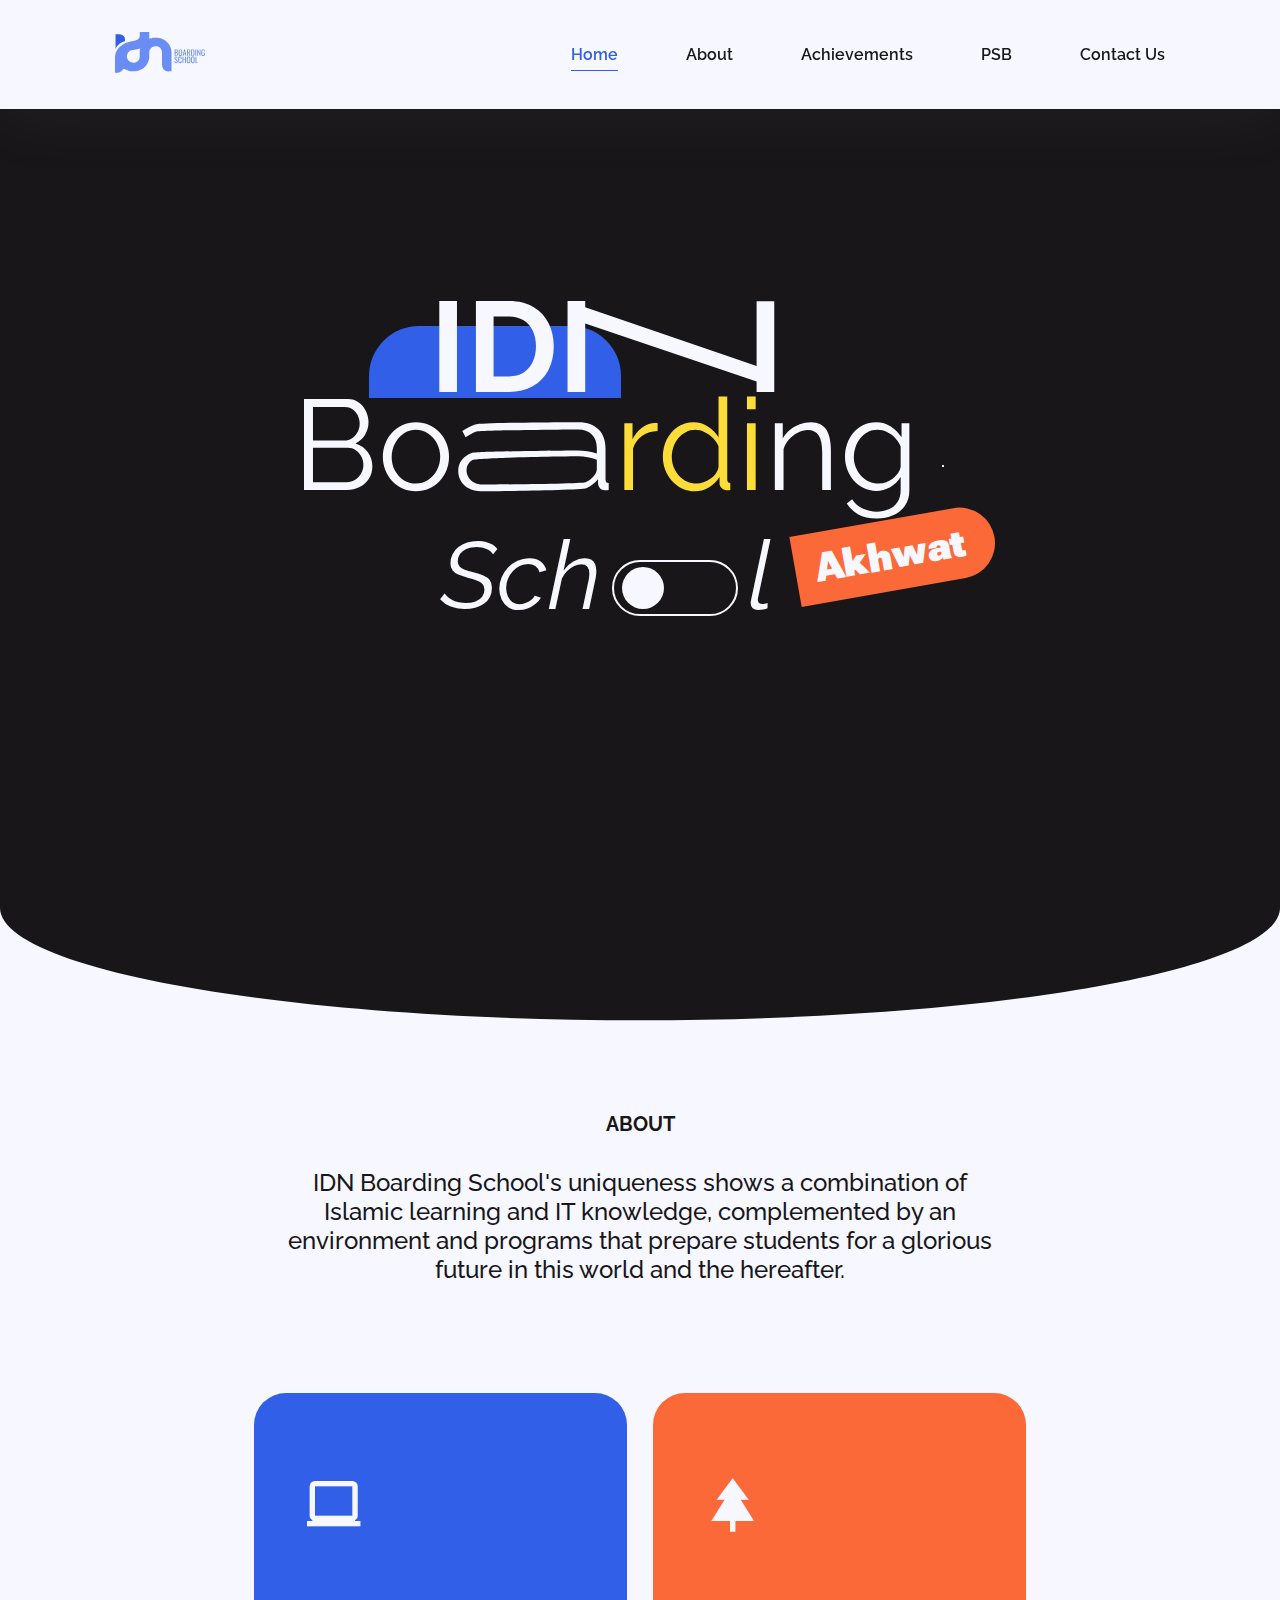
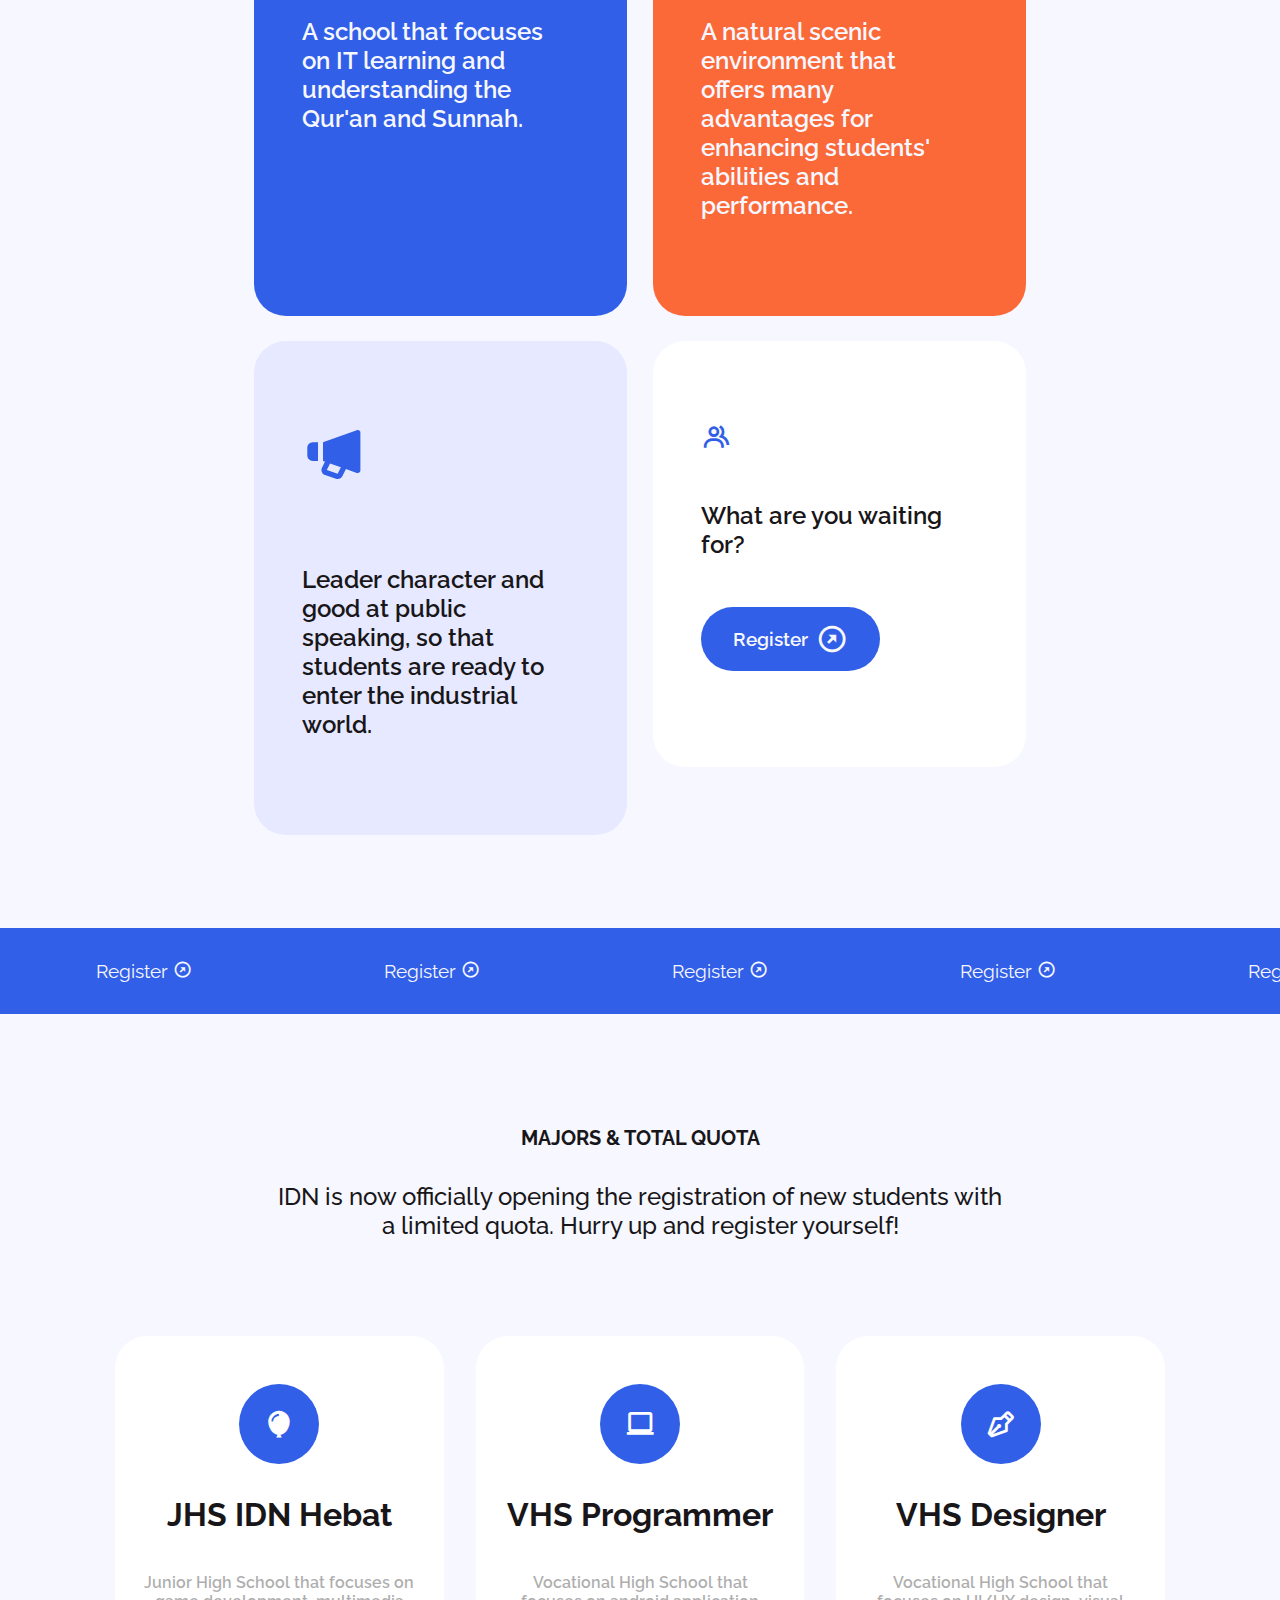
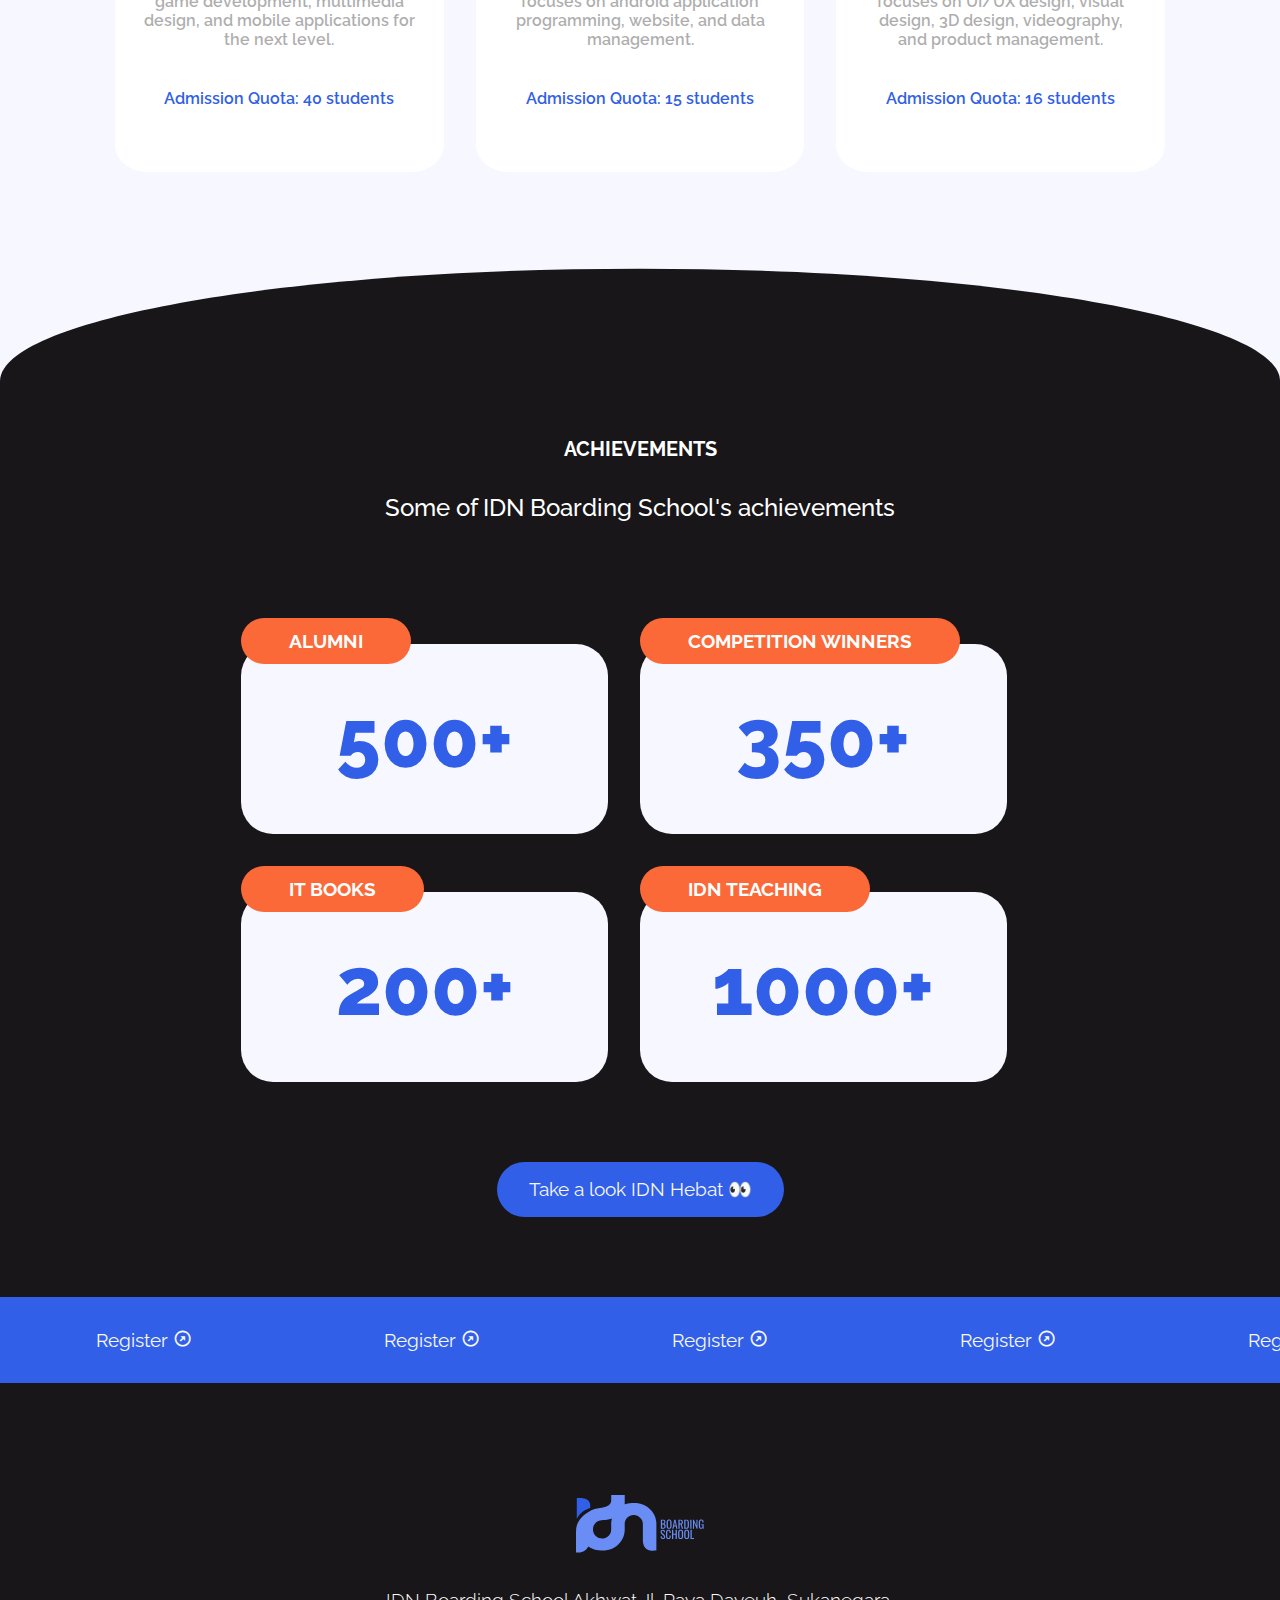
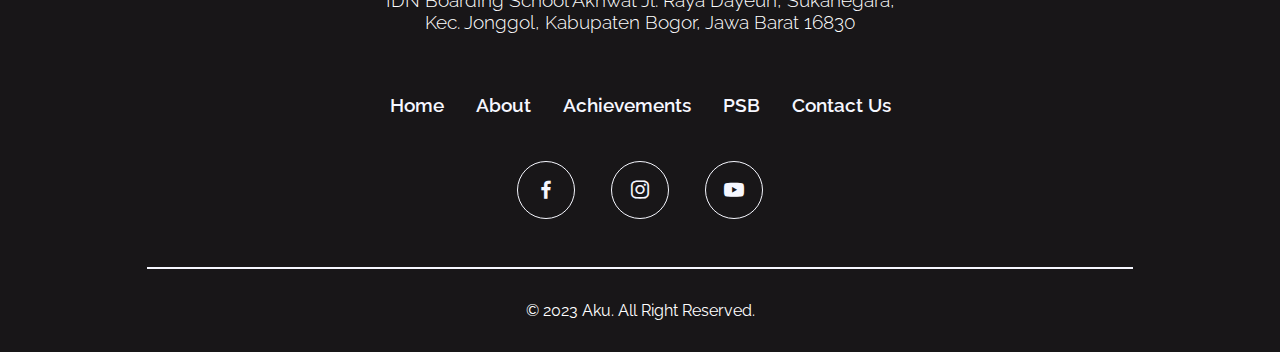
<file: index.html>
<!DOCTYPE html>
<html lang="en">
<head>
    <meta charset="UTF-8">
    <meta name="viewport" content="width=device-width, initial-scale=1.0">
    <link rel="stylesheet" href="css/style.css">
    <link rel="shortcut icon" href="assets/svg/IDNlogo.svg" type="image/x-icon">
    <!-- boxicon -->
    <link href='https://unpkg.com/boxicons@2.1.4/css/boxicons.min.css' rel='stylesheet'>

    <title>IDN Boarding School Akhwat</title>
</head>
<body>
    <!-- navbar -->
    <header class="header">
        <a href="index.html" class="logo">
            <img src="assets/svg/IDNlogo-full.svg" alt="IDN Boarding School">
        </a>
        <i class='bx bx-menu'id="menu-icon"></i>
        <nav class="navbar">
            <a href="#home" > <span class="nav-active">Home</span></a>
            <a href="#about">About</a>
            <a href="#achievement">Achievements</a>
            <a href="psb.html">PSB</a>
            <a href="contact.html">Contact Us</a>
        </nav>
    </header>
    <!-- navbar end -->

    <!-- home -->
    <section class="home" id="home">
        <div class="landing">
            <div>
                <img src="assets/svg/IDN.svg" alt="">
                <div class="object1"></div>
            </div>
            <img src="assets/svg/Boarding.svg" alt="">
            <div>
                <h2>Sch</h2>
                <div class="toggle">
                    <div></div>
                </div>
                <h2>l</h2>
                <h3>Akhwat</h3>
            </div>
        </div>
        <hr>
        <p></p>
    </section>
    <!-- home end -->
    <div class="custom-shape-divider-top-1700721880">
        <svg data-name="Layer 1" xmlns="http://www.w3.org/2000/svg" viewBox="0 0 1200 120" preserveAspectRatio="none">
            <path d="M0,0V7.23C0,65.52,268.63,112.77,600,112.77S1200,65.52,1200,7.23V0Z" class="shape-fill" fill="#181618"></path>
        </svg>
    </div>
    <!-- about -->
    <section class="about" id="about">
        <h2>ABOUT</h2>
        <p class="desc">IDN Boarding School's uniqueness shows a combination of Islamic learning and IT knowledge, complemented by an environment and programs that prepare students for a glorious future in this world and the hereafter.</p>
        <div class="container-about">
            <div class="box one">
                <i class='bx bx-laptop' ></i>
                <h1>A school that focuses on IT learning and understanding the Qur'an and Sunnah.</h1>
            </div>
            <div class="box two">
                <i class='bx bxs-tree-alt' ></i>
                <h1>A natural scenic environment that offers many advantages for enhancing students' abilities and performance.</h1>
            </div>

            <div class="box three">
                <i class='bx bxs-megaphone' ></i>
                <h1>Leader character and good at public speaking, so that students are ready to enter the industrial world.</h1>
            </div>
            
            <div class="box four">
                <i class='bx bx-group' ></i>
                <h1>What are you waiting for?</h1>
                <a href="psb.html" class="btn">Register <i class='bx bx-right-top-arrow-circle '></i></a>
            </div>
        </div>
    </section>
    <div class="text-wrapper">
        <a href="psb.html" class="marquee">Register <i class='bx bx-right-top-arrow-circle '></i></a>
        <a href="psb.html" class="marquee">Register <i class='bx bx-right-top-arrow-circle '></i></a>
        <a href="psb.html" class="marquee">Register <i class='bx bx-right-top-arrow-circle '></i></a>
        <a href="psb.html" class="marquee">Register <i class='bx bx-right-top-arrow-circle '></i></a>
        <a href="psb.html" class="marquee">Register <i class='bx bx-right-top-arrow-circle '></i></a>
        <a href="psb.html" class="marquee">Register <i class='bx bx-right-top-arrow-circle '></i></a>
        <a href="psb.html" class="marquee">Register <i class='bx bx-right-top-arrow-circle '></i></a>
        <a href="psb.html" class="marquee">Register <i class='bx bx-right-top-arrow-circle '></i></a>
        <a href="psb.html" class="marquee">Register <i class='bx bx-right-top-arrow-circle '></i></a>
    </div>
    
    <!-- about end -->

    <!-- quota -->
    <section class="quota" id="quota">
        <h2>MAJORS & TOTAL QUOTA</h2>
        <p class="desc">IDN is now officially opening the registration of new students with a limited quota. Hurry up and register yourself!</p>
        <div class="container-quota" onclick="location.href = 'psb.html';">
            <div class="card-quota" >
                <i class='bx bxs-balloon'></i>
                <h1>JHS IDN Hebat</h1>
                <p>Junior High School that focuses on game development, multimedia design, and mobile applications for the next level.</p>
                <span>Admission Quota: 40 students</span>
            </div>
            <div class="card-quota" onclick="location.href = 'psb.html';">
                <i class='bx bx-laptop'></i>
                <h1>VHS Programmer</h1>
                <p>Vocational High School that focuses on android application programming, website, and data management.</p>
                <span>Admission Quota: 15 students</span>
            </div>
            <div class="card-quota" onclick="location.href = 'psb.html';">
                <i class='bx bx-pen'></i>
                <h1>VHS Designer</h1>
                <p>Vocational High School that focuses on UI/UX design, visual design, 3D design, videography, and product management.</p>
                <span>Admission Quota: 16 students</span>
            </div>
        </div>
    </section>
    <!-- quota end -->
    <div class="custom-shape-divider-bottom-1701056093">
        <svg data-name="Layer 1" xmlns="http://www.w3.org/2000/svg" viewBox="0 0 1200 120" preserveAspectRatio="none">
            <path d="M0,0V7.23C0,65.52,268.63,112.77,600,112.77S1200,65.52,1200,7.23V0Z" class="shape-fill" fill="#181618"></path>
        </svg>
    </div>
    <!-- achievements -->
    <section class="achievement" id="achievement">
        <h2>ACHIEVEMENTS</h2>
        <p class="desc-1">Some of IDN Boarding School's achievements</p>

        <div class="container-achieve">
            <ul class="card-achieve">
                <h3>ALUMNI</h3>
                <li>500+</li>
            </ul>
            <ul class="card-achieve">
                <h3>COMPETITION WINNERS</h3>
                <li>350+</li>
            </ul>
            <ul class="card-achieve">
                <h3>IT BOOKS</h3>
                <li>200+</li>
            </ul>
            <ul class="card-achieve">
                <h3>IDN TEACHING</h3>
                <li>1000+</li>
            </ul>
        </div>
        <a href="idn-hebat.html" class="btn">Take a look IDN Hebat 👀</a>
    </section>
    <div class="text-wrapper">
        <a href="psb.html" class="marquee">Register <i class='bx bx-right-top-arrow-circle '></i></a>
        <a href="psb.html" class="marquee">Register <i class='bx bx-right-top-arrow-circle '></i></a>
        <a href="psb.html" class="marquee">Register <i class='bx bx-right-top-arrow-circle '></i></a>
        <a href="psb.html" class="marquee">Register <i class='bx bx-right-top-arrow-circle '></i></a>
        <a href="psb.html" class="marquee">Register <i class='bx bx-right-top-arrow-circle '></i></a>
        <a href="psb.html" class="marquee">Register <i class='bx bx-right-top-arrow-circle '></i></a>
        <a href="psb.html" class="marquee">Register <i class='bx bx-right-top-arrow-circle '></i></a>
        <a href="psb.html" class="marquee">Register <i class='bx bx-right-top-arrow-circle '></i></a>
        <a href="psb.html" class="marquee">Register <i class='bx bx-right-top-arrow-circle '></i></a>

    </div>
    <!-- achievements end -->

    <!-- footer -->
    <footer class="footer">
        <div>
            <a href="index.html">
                <img src="assets/svg/IDNlogo-full.svg" alt="IDN Boarding School Akhwat">
            </a>
            <p>IDN Boarding School Akhwat Jl. Raya Dayeuh, Sukanegara, Kec. Jonggol, Kabupaten Bogor, Jawa Barat 16830</p>
        </div>
        <div class="nav-footer">
            <a href="index.html#home">Home</a>
            <a href="index.html#about">About</a>
            <a href="index.html#achievement">Achievements</a>
            <a href="psb.html">PSB</a>
            <a href="contact.html">Contact Us</a>
        </div>

        <div class="sosmed-footer">
            <a href="https://www.facebook.com/idnboardingschool"><i class='bx bxl-facebook'></i></a>
            <a href="https://www.instagram.com/idnboardingschool/"><i class='bx bxl-instagram'></i></a>
            <a href="https://www.youtube.com/@IDNTV2022"><i class='bx bxl-youtube' ></i></a>
        </div>
        <hr>
        <div>&copy; 2023 Aku. All Right Reserved.</div>
    </footer>
    <!-- footer end -->

    <script src="js/script.js"></script>
</body>
</html>
</file>
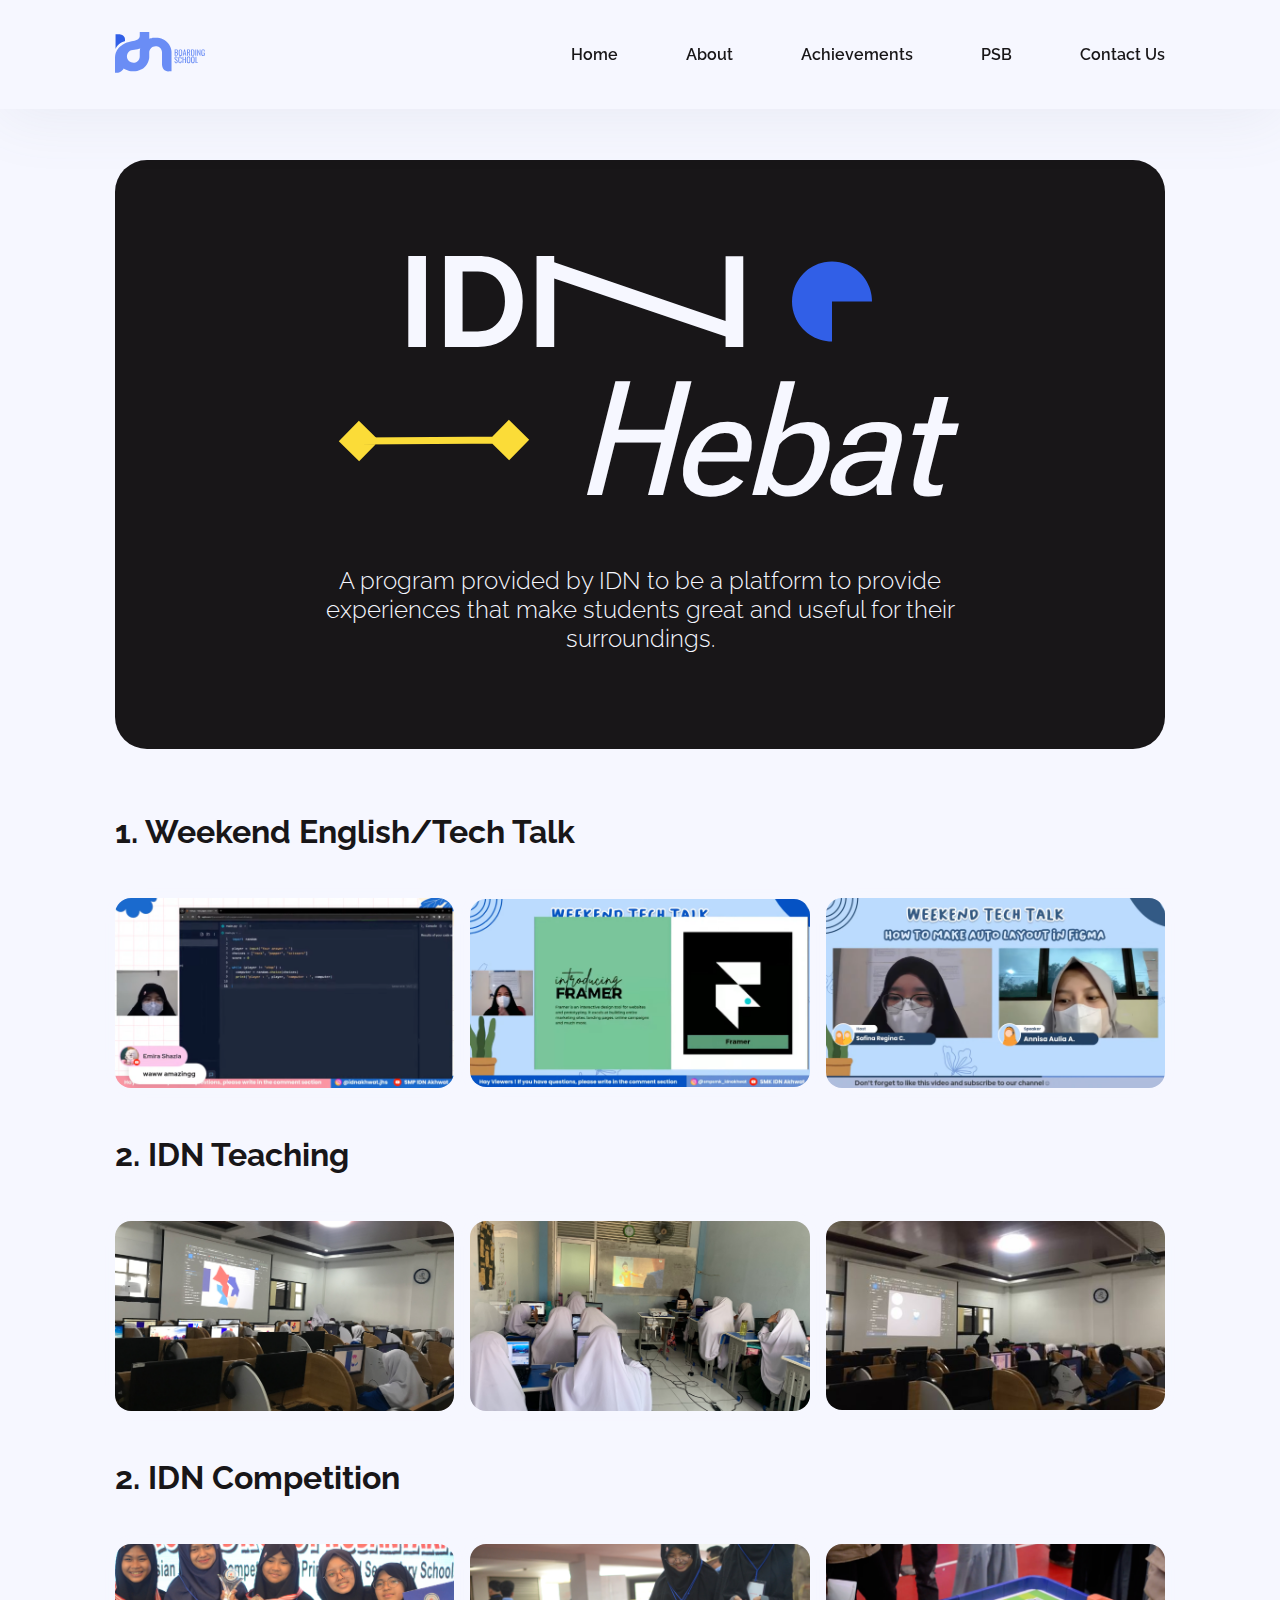
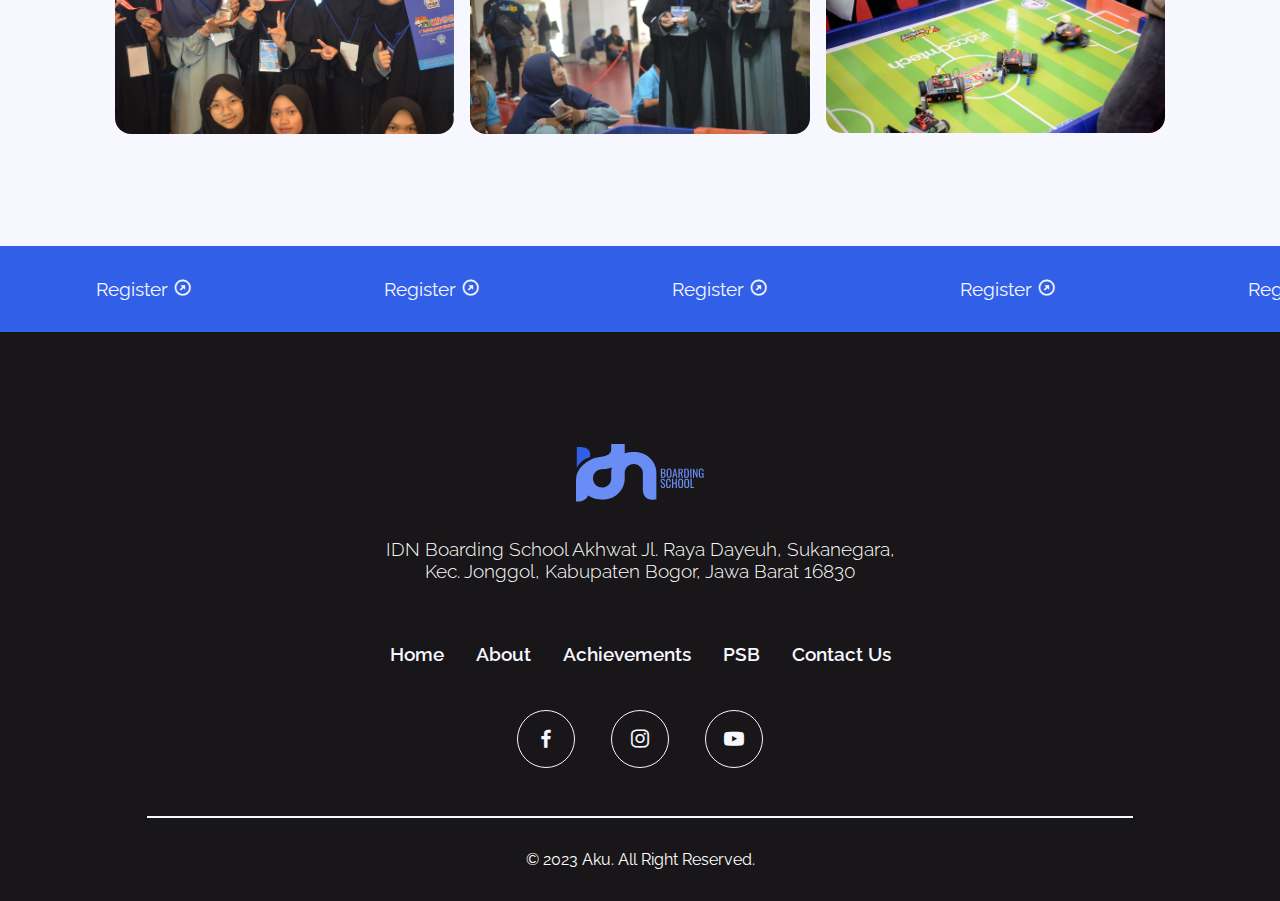
<file: idn-hebat.html>
<!DOCTYPE html>
<html lang="en">
<head>
    <meta charset="UTF-8">
    <meta name="viewport" content="width=device-width, initial-scale=1.0">
    <link rel="stylesheet" href="css/style.css">
    <link rel="shortcut icon" href="assets/svg/IDNlogo.svg" type="image/x-icon">
    <!-- boxicon -->
    <link href='https://unpkg.com/boxicons@2.1.4/css/boxicons.min.css' rel='stylesheet'>

    <title>IDN Hebat | IDN Boarding School Akhwat</title>
</head>
<body>
    <!-- navbar -->
    <header class="header">
        <a href="index.html" class="logo">
            <img src="assets/svg/IDNlogo-full.svg" alt="IDN Boarding School">
        </a>
        <i class='bx bx-menu'id="menu-icon"></i>
        <nav class="navbar">
            <a href="index.html#home">Home</a>
            <a href="index.html#about">About</a>
            <a href="index.html#achievement">Achievements</a>
            <a href="psb.html">PSB</a>
            <a href="contact.html">Contact Us</a>
        </nav>
    </header>
    <!-- navbar end -->
    
    <section class="idn-hebat">
        <!-- banner -->
        <div class="banner">
            <div>
                <img src="assets/svg/IDN.svg" alt="">
                <img src="assets/svg/object2.svg" alt="" class="object2">   
            </div>
            <div>
                <img src="assets/svg/object3.svg" alt="">
                <h2>Hebat</h2> 
            </div>
            <p>A program provided by IDN to be a platform to provide experiences that make students great and useful for their surroundings.</p>
        </div>

        <div class="container-hebat">
            <h1>1. Weekend English/Tech Talk</h1>
            <div class="card-wrapper">
                <div class="card-image">
                    <img src="assets/img-wtt-1.png" alt="">
                </div>
                <div class="card-image">
                    <img src="assets/img-wtt-2.png" alt="">
                </div>
                <div class="card-image">
                    <img src="assets/img-wtt-3.png" alt="">
                </div>
            </div>
            
            <h1>2. IDN Teaching</h1>
            <div class="card-wrapper">
                <div class="card-image">
                    <img src="assets/img-teaching-1.png" alt="">
                </div>
                <div class="card-image">
                    <img src="assets/img-teaching-2.png" alt="">
                </div>
                <div class="card-image">
                    <img src="assets/img-teaching-3.png" alt="">
                </div>
            </div>
            
            <h1>2. IDN Competition</h1>
            <div class="card-wrapper">
                <div class="card-image">
                    <img src="assets/img-competition-1.png" alt="">
                </div>
                <div class="card-image">
                    <img src="assets/img-competition-2.png" alt="">
                </div>
                <div class="card-image">
                    <img src="assets/img-competition-3.png" alt="">
                </div>
            </div>

        </div>
    </section>

    <div class="text-wrapper">
        <a href="psb.html" class="marquee">Register <i class='bx bx-right-top-arrow-circle '></i></a>
        <a href="psb.html" class="marquee">Register <i class='bx bx-right-top-arrow-circle '></i></a>
        <a href="psb.html" class="marquee">Register <i class='bx bx-right-top-arrow-circle '></i></a>
        <a href="psb.html" class="marquee">Register <i class='bx bx-right-top-arrow-circle '></i></a>
        <a href="psb.html" class="marquee">Register <i class='bx bx-right-top-arrow-circle '></i></a>
        <a href="psb.html" class="marquee">Register <i class='bx bx-right-top-arrow-circle '></i></a>
        <a href="psb.html" class="marquee">Register <i class='bx bx-right-top-arrow-circle '></i></a>
        <a href="psb.html" class="marquee">Register <i class='bx bx-right-top-arrow-circle '></i></a>
        <a href="psb.html" class="marquee">Register <i class='bx bx-right-top-arrow-circle '></i></a>

    </div>

    <!-- footer -->
    <footer class="footer">
        <div>
            <a href="index.html">
                <img src="assets/svg/IDNlogo-full.svg" alt="IDN Boarding School Akhwat">
            </a>
            <p>IDN Boarding School Akhwat Jl. Raya Dayeuh, Sukanegara, Kec. Jonggol, Kabupaten Bogor, Jawa Barat 16830</p>
        </div>
        <div class="nav-footer">
            <a href="index.html#home">Home</a>
            <a href="index.html#about">About</a>
            <a href="index.html#achievement">Achievements</a>
            <a href="psb.html">PSB</a>
            <a href="contact.html">Contact Us</a>
        </div>

        <div class="sosmed-footer">
            <a href="https://www.facebook.com/idnboardingschool"><i class='bx bxl-facebook'></i></a>
            <a href="https://www.instagram.com/idnboardingschool/"><i class='bx bxl-instagram'></i></a>
            <a href="https://www.youtube.com/@IDNTV2022"><i class='bx bxl-youtube' ></i></a>
        </div>
        <hr>
        <div>&copy; 2023 Aku. All Right Reserved.</div>
    </footer>

    <script src="js/script.js"></script>
</body>

</html>
</file>
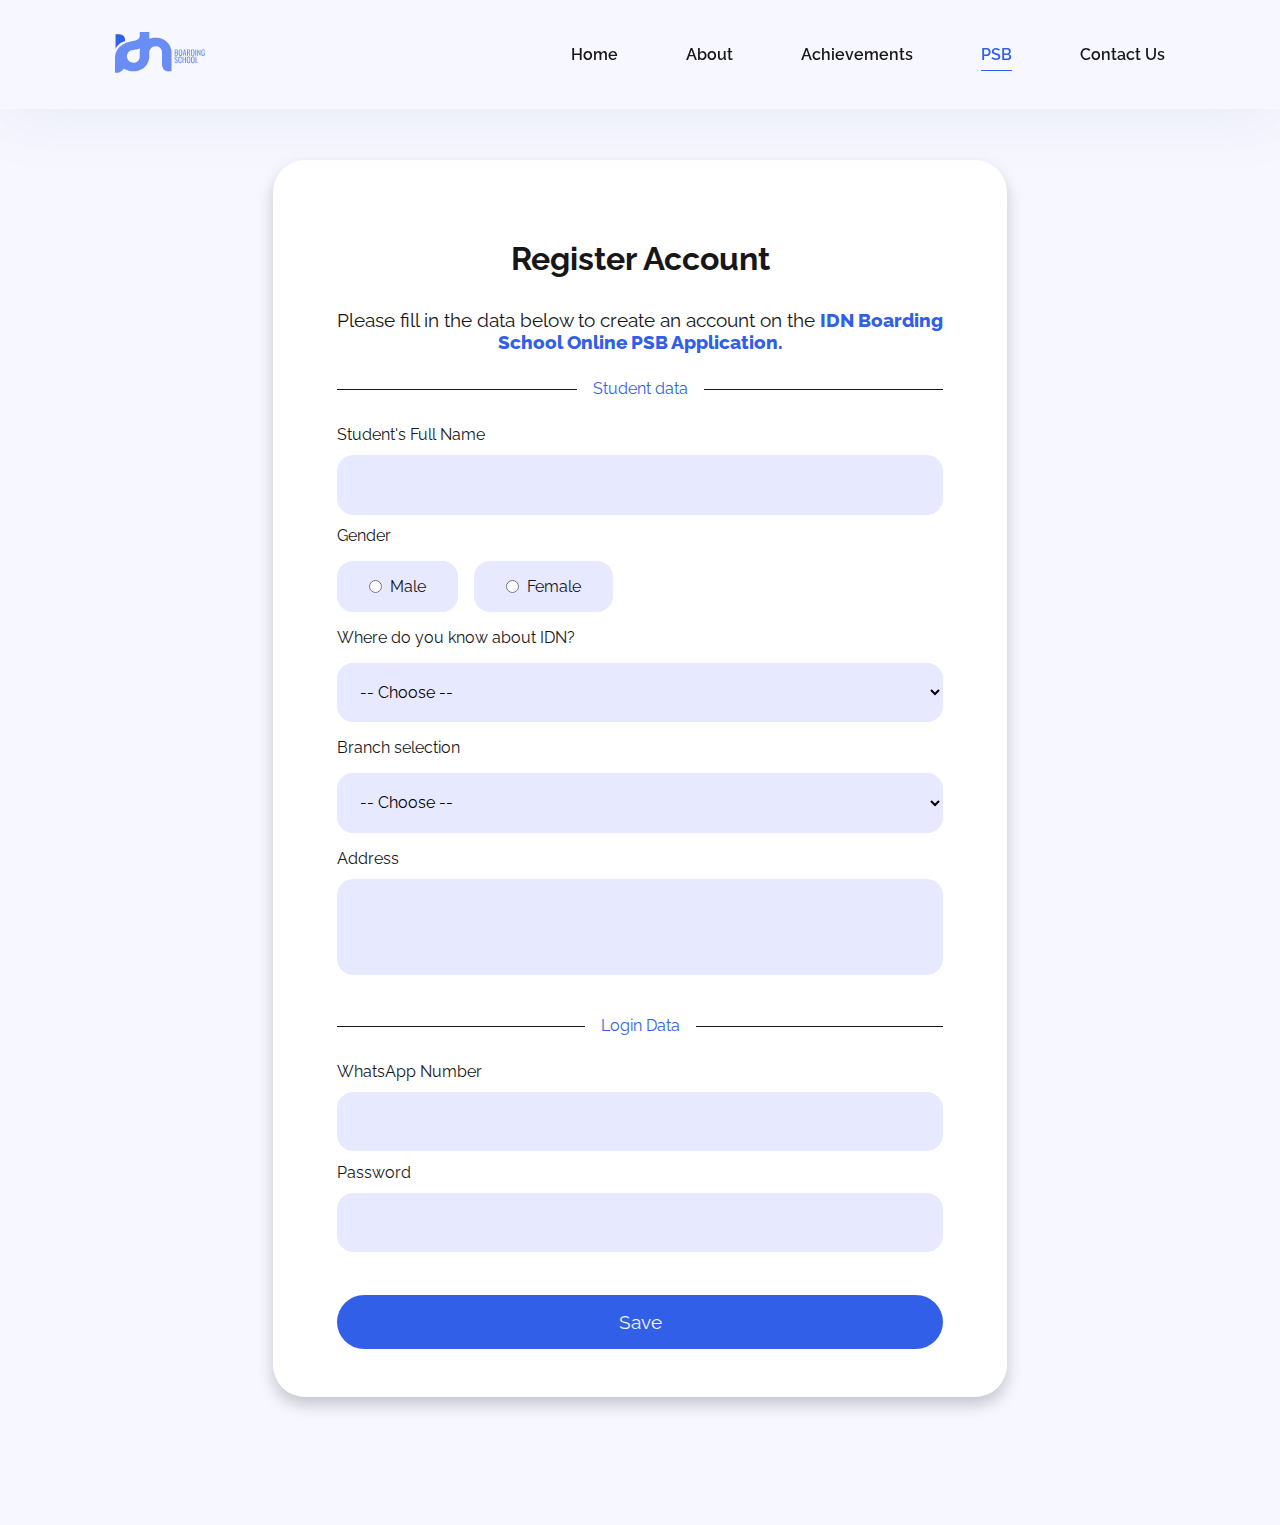
<file: psb.html>
<!DOCTYPE html>
<html lang="en">
<head>
    <meta charset="UTF-8">
    <meta name="viewport" content="width=device-width, initial-scale=1.0">
    <link rel="stylesheet" href="css/style.css">
    <link rel="shortcut icon" href="assets/svg/IDNlogo.svg" type="image/x-icon">
    <!-- boxicon -->
    <link href='https://unpkg.com/boxicons@2.1.4/css/boxicons.min.css' rel='stylesheet'>

    <title>Admission of New Students | IDN Boarding School Akhwat</title>
</head>
<body>
     <!-- navbar -->
     <header class="header">
        <a href="index.html" class="logo">
            <img src="assets/svg/IDNlogo-full.svg" alt="IDN Boarding School">
        </a>
        <i class='bx bx-menu'id="menu-icon"></i>
        <nav class="navbar">
            <a href="index.html#home">Home</a>
            <a href="index.html#about">About</a>
            <a href="index.html#achievement">Achievements</a>
            <a href="psb.html"><span class="nav-active">PSB</span></a>
            <a href="contact.html">Contact Us</a>
        </nav>
    </header>
    <!-- navbar end -->

    <section class="psb">
        <div class="card-psb">
            <h2>Register Account</h2>
            <p>
                Please fill in the data below to create an account on the <bold class="bold">IDN Boarding School Online PSB Application.</bold>
            </p>

            <hr class="hr-text" data-content="Student data"></hr>
            <form action="POST">
                <div class="input-box">
                    <label for="full-name">Student's Full Name</label>
                    <input type="text" name="full-name" id="full-name">
                    
                </div>
                
                <div class="gender">
                    <label for="gender">Gender</label>
                    
                    <div>
                        <div class="choice">
                            <input type="radio" name="gender" id="male" value="male">
                            <label for="male">Male</label>
                        </div>
                        <div class="choice">
                            <input type="radio" name="gender" id="female" value="female">
                            <label for="female">Female</label>
                        </div>
                        
                    </div>
            
                </div>
                

                <div class="select">
                    <label for="info-idn">Where do you know about IDN?</label>
                    <select class="form-select" name="info_idn" required>
                        <option value="">-- Choose --</option>
                                                            <option value="1">Google</option>
                                                            <option value="2">Facebook</option>
                                                            <option value="3">Instagram</option>
                                                            <option value="4">Youtube</option>
                                                            <option value="5">WhatsApp</option>
                                                            <option value="6">Parents of IDN students</option>
                                                            <option value="7">Friends</option>
                                                            <option value="8">Teacher</option>
                                                            <option value="9">School</option>
                                                            <option value="10">Others</option>
                                                    </select>
    
                </div>                
                
                <div class="select">
                    <label for="info-branch">Branch selection</label>
                    <select class="form-select" name="info_branch" required>
                        <option value="">-- Choose --</option>
                                                            <option value="1">IDN Jonggol Ikhwan</option>
                                                            <option value="2">IDN Jonggol Akhwat</option>
                                                            <option value="3">IDN Pamijahan Bogor</option>
                                                            <option value="4">IDN Sentul (Backpacker School)</option>
                                                            <option value="5">IDN Malang</option>
                                                            <option value="6">IDN Solo</option>
                                                    </select>
    
                </div>                
        
                <label for="alamat">Address</label>
                <textarea name="alamat" id="alamat" cols="30" rows="10"></textarea>
                
                <hr class="hr-text" data-content="Login Data"></hr>

                <div class="input-box">
                    <label for="number">WhatsApp Number</label>
                    <input type="number" name="number" id="number">
                    
                </div>

                <div class="input-box">
                    <label for="pass">Password</label>
                    <input type="password" name="pass" id="pass">
                    
                </div>
                <button type="submit" class="btn" onclick="location.href='index.html'">Save</button>
                
                
            </form>
        </div>

    </section>
    
    <script src="js/script.js"></script>
</body>
</html>
</file>
<file: css/style.css>
@import url('https://fonts.googleapis.com/css2?family=Raleway:ital,wght@0,100;0,200;0,300;0,400;0,500;0,600;0,700;0,800;0,900;1,100;1,200;1,300;1,400;1,500;1,600;1,700;1,800;1,900&family=Roboto+Flex:opsz,wght@8..144,100;8..144,200;8..144,300;8..144,400;8..144,500;8..144,600;8..144,700;8..144,800;8..144,900;8..144,1000&display=swap');


* {
    margin: 0;
    padding: 0;
    box-sizing: border-box;
    text-decoration: none;
    border: none;
    outline: none;
    scroll-behavior: smooth;
    font-family: 'Raleway', sans-serif;
}

:root {    
    --bg-color: #F6F7FF;
    --primary: #315FE7;
    --secondary: #FB6938;
    --yellow: #FBDC38;
    --dark-color: #181618;
}

body {
    background: var(--bg-color);
    color: var(--dark-color);

}

section {
    min-height: 100vh;
    padding: 7rem 9% 5rem;
}

.header {
    position: fixed;
    top: 0;
    left: 0;
    width: 100%;
    padding: 2rem 9%;
    background: var(--bg-color);
    box-shadow: 0 .4rem 4rem #75788b19;
    display: flex;
    justify-content: space-between;
    align-items: center;
    z-index: 100;
}

.logo {
    cursor: default;
}

#menu-icon {
    font-size: 3rem;
    color: var(--primary);
    display: none;

}

.navbar a {
    font-weight: 600;
    font-size: 1rem;
    color: var(--dark-color);
    margin-left: 4rem;    
    transition: .5s ease;
}

.navbar a:hover {
    color: var(--primary);
}

.nav-active{
    color: var(--primary);
    padding-bottom: .4rem;
    border-bottom: 1px solid var(--primary);
}

.home{
    background: var(--dark-color);
    display: flex;
    justify-content: center;
    align-items: center;
    text-align: center;
}

.landing{
    display: flex;
    flex-direction: column;
    align-items: center;
    justify-content: center;
}
.landing h2{
    color: var(--bg-color);
    font-size: 6rem;
    font-style: italic;
    font-weight: 400;
}

.landing div:nth-of-type(1) img{
    position: relative;
    z-index: 98;
}
.landing div:nth-of-type(2){
    display: flex;
    justify-content: center;
    align-items: baseline;
    gap: 10px;
}
.landing h3{
    position: absolute;
    rotate: -10deg;
    margin-left: 36rem;
    font-family: 'Roboto Flex', sans-serif;
    font-size: 2.5rem;
    font-weight: 900;
    color: var(--bg-color);
    background: var(--secondary);
    border-radius: 0 50px 50px 0 ;
    padding: 12px 30px 12px 20px;
}

.object1{
    width: 252px;
    height: 72px;
    position: absolute;
    margin: -70px;
    background: var(--primary);
    border-radius: 50px 50px 0 0 ;
    animation: grow 4s infinite;
}

@keyframes grow {
    from {
      width: 252px;
    }
  
    40%{
      transform: translateX(400px);
      width: 40px;
    }

    100% {
      width: 252px;
    }
}

.toggle{
    display: flex;
    align-items: center;
    justify-content: left;
    padding-left: 8px;
    width: 126px;
    height: 56px;
    background: transparent;
    border-radius: 40px;
    border: 2px solid var(--bg-color);
}

.toggle div{
    width: 42px;
    height: 42px;
    background: var(--bg-color);
    border-radius: 40px;
    animation: slide 2s infinite ;
    
}

@keyframes slide{
    20%{
        transform: translateX(65px);
    }
}




/* ABOUT */
.about{
    padding-top: 5rem;
    text-align: center;
    min-height: fit-content ;
}

.about h2{
    color: var(--dark-color);
    font-size: 1.25rem;
    font-weight: 700;
}

.desc{
    padding: 2rem 10rem 6rem;
    font-size: 1.5rem;
    font-weight: 500;
}

.container-about{
    display: grid;
    padding: 0 12%;
    grid-template-columns: repeat(2, 1fr);
    overflow-y: hidden;
    
}

.box{
    position: relative;
    display: block;
    margin: .8rem ;
    padding: 5rem 5rem 6rem 3rem;
    text-align: left;
    font-size: 1.2rem;
    font-weight: 600;
    border-radius: 2rem;
    transition: .5s ease;
}

.box:hover{
    transform: scale(1.03);
}

.box h1{
    font-size: 1.5rem;
    font-weight: 600;
}

.one{
    background: var(--primary);
    color: var(--bg-color);
}
.two{
    background: var(--secondary);
    color: var(--bg-color);
}
.three{
    background: #E6E9FF;
}
.four{
    background: white;
    height: fit-content;
}


.box i{
    font-size: 4rem;
    padding: 0 0 5rem;
}
.four i{
    font-size: 2rem;
    padding: 0 0 3rem;
}
.three i, .four i{
    color: var(--primary);
}

.btn{
    display: inline-flex;
    justify-content: center;
    align-items: center;
    text-align: center;
    margin-top: 3rem;
    padding: 1rem 2rem;
    background: var(--primary);
    color: var(--bg-color);
    font-size: 1.2rem;
    border-radius: 5rem;
    transition: .5s ease;
    
}
.btn:hover{
    background: #2246b4;
}

.box a i{
    padding: 0 0 0 0.5rem;
    color: var(--bg-color);
}

/* MARQUEE */
.text-wrapper{
    display: flex;
    justify-content: flex-start;
    background: var(--primary);
    overflow: hidden; 
}

.marquee{
    animation: marquee 5000ms linear infinite;
    color: var(--bg-color);
    font-size: 1.2rem; 
    white-space: nowrap;
    padding: 2rem 6rem;
}

.text-wrapper:hover {
    .marquee{
        animation-play-state: paused;
    }
    
  }

@keyframes marquee{
    0% {
        transform: translate(0, 0);
    }
    100% {
        transform: translate(-100%, 0);
    }
}

/* QUOTA */
.quota{
    text-align: center;
    min-height: fit-content;
}
.quota h2{
    color: var(--dark-color);
    font-size: 1.25rem;
    font-weight: 700;
}

.container-quota{
    display: flex;
    justify-content: center;
    align-items: center;
    flex-wrap: wrap;
    gap: 2rem;
}

.container-quota .card-quota{
    flex: 1 1 20rem;
    background: white;
    padding: 3rem 1.7rem 4rem;
    border-radius: 2rem;
    text-align: center;
    border-bottom: 5px solid var(--bg-color);
    transition: .5s ease;
}

.container-quota .card-quota:hover{
    border-bottom: 5px solid var(--primary);
    transform: scale(1.03);
}

.card-quota i{
    font-size: 2rem;
    color: white;
    background-color: var(--primary);
    padding: 1.5rem;
    margin-bottom: 2rem;
    border-radius: 3rem;
}

.card-quota h1{
    font-size: 2rem;
    font-weight: 700;
}

.card-quota p{
    color: var(--dark-color);
    opacity: 35%;
    font-size: 1rem;
    font-weight: 600;
    padding: 2.5rem 0;
}

.card-quota span{
    color: var(--primary);
    font-size: 1rem;
    font-weight: 600;
}

/* ACHIEVEMENT */
.achievement{
    padding-top: 3rem;
    text-align: center;
    min-height: fit-content;
    background: var(--dark-color);
    color: white;
}

.achievement h2{
    font-size: 1.25rem;
    font-weight: 700;
}

.desc-1{
    padding: 2rem 15rem 6rem;
    font-size: 1.5rem;
    font-weight: 500;
}

.container-achieve{
    display: grid;
    padding: 0 12%;
    grid-template-columns: repeat(2, 1fr);
}
.container-achieve h3{
    text-align: center;
    position: relative;
    width: fit-content;
    color: white;
    background-color: var(--secondary);
    padding: 0.75rem 3rem;
    margin-bottom: -1.25rem;
    border-radius: 3rem;
    z-index: 99;
}

.card-achieve{
    position: relative;
    margin: 0 2rem 2rem 0;
    transition: .5s ease;
}

.card-achieve:hover{
    transform: scale(1.03) rotate(3deg);
}

.card-achieve li {
    width: 100%;
    display: flex;
    justify-content: center;
    text-align: center;
    align-items: center;
    background: var(--bg-color);
    color: var(--primary);
    font-size: 5rem;
    font-weight: 800;
    padding: 3rem 0;
    border-radius: 2rem;
}

/* SHAPE DIV */
.custom-shape-divider-bottom-1701056093 {
    transform: rotate(180deg);
}


/* IDN HEBAT */
.idn-hebat{
    padding-top: 10rem;
    text-align: center;
}

.banner{
    width: 100%;
    background: var(--dark-color);
    border-radius: 2rem;
    display: flex;
    flex-direction: column;
    justify-content: center;
    align-items: center;
    text-align: center;
    padding: 6rem ;
}
.banner div{
    display: flex;
    gap: 3rem;
}

.banner h2{
    color: var(--bg-color);
    text-align: center;
    font-family: 'Roboto Flex', sans-serif;
    font-size: 10rem;
    font-style: italic;
    font-weight: 500;

}

.banner p{
    color: var(--bg-color);
    text-align: center;
    font-size: 1.5rem;
    font-weight: 300;
    padding: 2rem 5rem 0;
}

.object2{
    animation: rotate-animation 5s infinite linear;
}


@keyframes rotate-animation {
	0% {
		transform: rotate(0deg);
    }
    50% {
		transform: rotate(180deg);
	}
	100% {
		transform: rotate(360deg);
	}
}

.container-hebat{
    text-align: left;
    padding-top: 3rem;
}

.container-hebat h1{
    font-size: 2rem;
    font-weight: 700;
    padding: 1rem 0;
}

.card-wrapper{
    padding: 2rem 0;
    display: grid;
    grid-template-columns: repeat(3, 1fr);
    align-items: center;
    width: 100%;
    gap: 1rem;
}

.card-image{
    position: relative;
    border-radius: 1rem;
    box-shadow: 0 0 1rem var(--bg-color);
    overflow: hidden;
    display: flex;

}

.card-image img {
    width: 100%;
}

/* CONTACT */
.contact{
    padding-top: 10rem;
    min-height: fit-content ;
}
.banner div h3{
    color: var(--bg-color);
    font-size: 8rem;
    font-style: italic;
    font-weight: 500;
}
.banner div h3:nth-of-type(2){
    color: var(--yellow);
    font-style: normal;
    font-size: 8rem;
    font-weight: 900;
}

.contact form {
    max-width: 100%;
    margin: 4rem auto 3rem;
    text-align: center;
}

.contact form .input-box {
    display: flex;
    justify-content: space-between;
    flex-wrap: wrap;
}

.contact form .input-box input, 
.contact form textarea {
    width: 100%;
    padding: 1.2rem;
    font-size: 1rem;
    color: var(--dark-color);
    background: #E6E9FF;
    border: 1.5px solid #E6E9FF;
    border-radius: 1rem;
    margin: .7rem 0;
    transition: .2s ease;
}

.contact form .input-box input:focus, 
.contact form textarea:focus {
    border: 1.5px solid var(--primary);
    outline: 2px solid #8167C821;
    
}

.contact form .input-box input {
    width: 49%;
} 
.contact form textarea {
    resize: none;
}

.contact form .btn {
    margin-top: 2rem;
    cursor: pointer;

}

/* PSB */
.psb{
    text-align: center;
}

.card-psb{
    display: block;
    padding: 3rem 4rem;
    background: white;
    margin: 3rem 15%;
    border-radius: 2rem;
    box-shadow: 0 .5rem 1rem rgba(0,0,0,0.2);
}

.psb h2{
    font-size: 2rem;
    padding: 2rem;
}
.psb p{
    font-size: 1.2rem;
}

.bold{
    font-weight: 800;
    color: var(--primary);
}
.hr-text {
    font-size: 1rem;
    color: var(--primary);
    background: white;
    position: relative;
    text-align: center;
    height: 24px;
    border: 0;
    margin: 24px 0;
    &:before {
        content: '';
        background: var(--dark-color);
        position: absolute;
        left: 0;
        top: 50%;
        width: 100%;
        height: 1px;
    } &:after {
        content: attr(data-content);
        position: relative;
        display: inline-block;
        color: var(--primary);
        background: white;
        padding: 0 1rem;
        line-height: 24px;
    }
}

.psb form{
    text-align: left;
    max-width: 100%;
    display: block ;
}

.psb form .input-box input, 
.psb form textarea {
    width: 100%;
    padding: 1.2rem;
    font-size: 1rem;
    color: var(--dark-color);
    background: #E6E9FF;
    border: 1.5px solid #E6E9FF;
    border-radius: 1rem;
    margin: .7rem 0;
    transition: .2s ease;
}

.psb form .input-box input:focus, 
.psb form textarea:focus {
    border: 1.5px solid var(--primary);
    outline: 2px solid #8167C821; 
}

.psb form textarea {
    resize: none;
    height: 6rem;
}

.psb form .btn {
    width: 100%;
    margin-top: 2rem;
    cursor: pointer;
}

.gender div{
    margin: 1rem 0;
    display: flex;
}

.gender div label{
    padding-left: .5rem;
}

.choice{
    display: flex;
    justify-content: center;
    align-items: center;
    text-align: center;
    width: auto;
    background: #E6E9FF;
    padding: 1rem 2rem !important;
    border-radius: 1rem;
    margin: 0 1rem 0 0  !important;
}

.form-select{
    margin: 1rem 0;
    padding: 1.2rem;
    display: inline;
    width: 100%;
    font-size: 1rem;
    border-radius: 1rem;
    background-image: url();
    background-repeat: no-repeat;
    background-color: #E6E9FF;
    background-position: right 1rem center;
}

/* FOOTER */
.footer{
    padding: 7rem 9% 2rem;
    min-height: fit-content;
    text-align: center;
    background: var(--dark-color);
    color: white;
}

.footer a img{
    width: 10vw;
}
.footer p{
    padding: 2rem 25%;
    font-size: 1.2rem;
    font-weight: 300;
}

.nav-footer{
    display: inline-flex;
    justify-content: center;
}


.nav-footer a{
    padding: 1rem;
    color: var(--bg-color);
    font-size: 1.2rem;
    font-weight: 600;
    line-height: 3rem;
    transition: .5s ease;
}

.nav-footer a:hover{
    opacity: 50%;
}

.sosmed-footer a{
    display: inline-flex;
    justify-content: center;
    align-items: center;
    font-size: 1.5rem;
    background: transparent;
    border: 1px solid var(--bg-color);
    border-radius: 50%;
    padding: 1rem;
    margin: 1rem;
    color: var(--bg-color);
    transition: .5s ease;
}


.sosmed-footer a:hover{
    color: var(--dark-color);
    background: var(--bg-color);
}

hr{
    border: .5px solid var(--bg-color);
    margin: 2rem;
}


/* QUERIES */
@media (max-width:1200px) {
    html {
        font-size: 70%;
    }
    .container-about {
        padding: 0 12rem;
    }
    .landing h3{
        margin-left: 40rem;
    }
}

@media (max-width:991px){
    .container-about {
        padding: 0 6rem;
        
    }
    .desc {
        padding: 2rem 6rem 6rem;
    }

}

@media (max-width:768px) {
    #menu-icon {
        display: block;
    }
    .navbar {
        position: absolute;
        top: 100%;
        left: 0;
        width: 90%;
        padding: 1rem 3%;
        background: var(--bg-color);
        box-shadow: 0 .5rem 1rem rgba(0,0,0,0.2);
        display: none;
    }
    .navbar.active{
        display: block;
    }
    .navbar a{
        display: block;
        font-size: 2rem;
        margin: 3rem 0;
    }

    .landing{
        padding-left: 3rem;
    }
    .desc {
        padding: 2rem 1rem 6rem;
    }
    .container-about{
        padding: 0 0;
    }
    
    .desc-1 {
        padding: 2rem 0 6rem;
}

}
</file>
